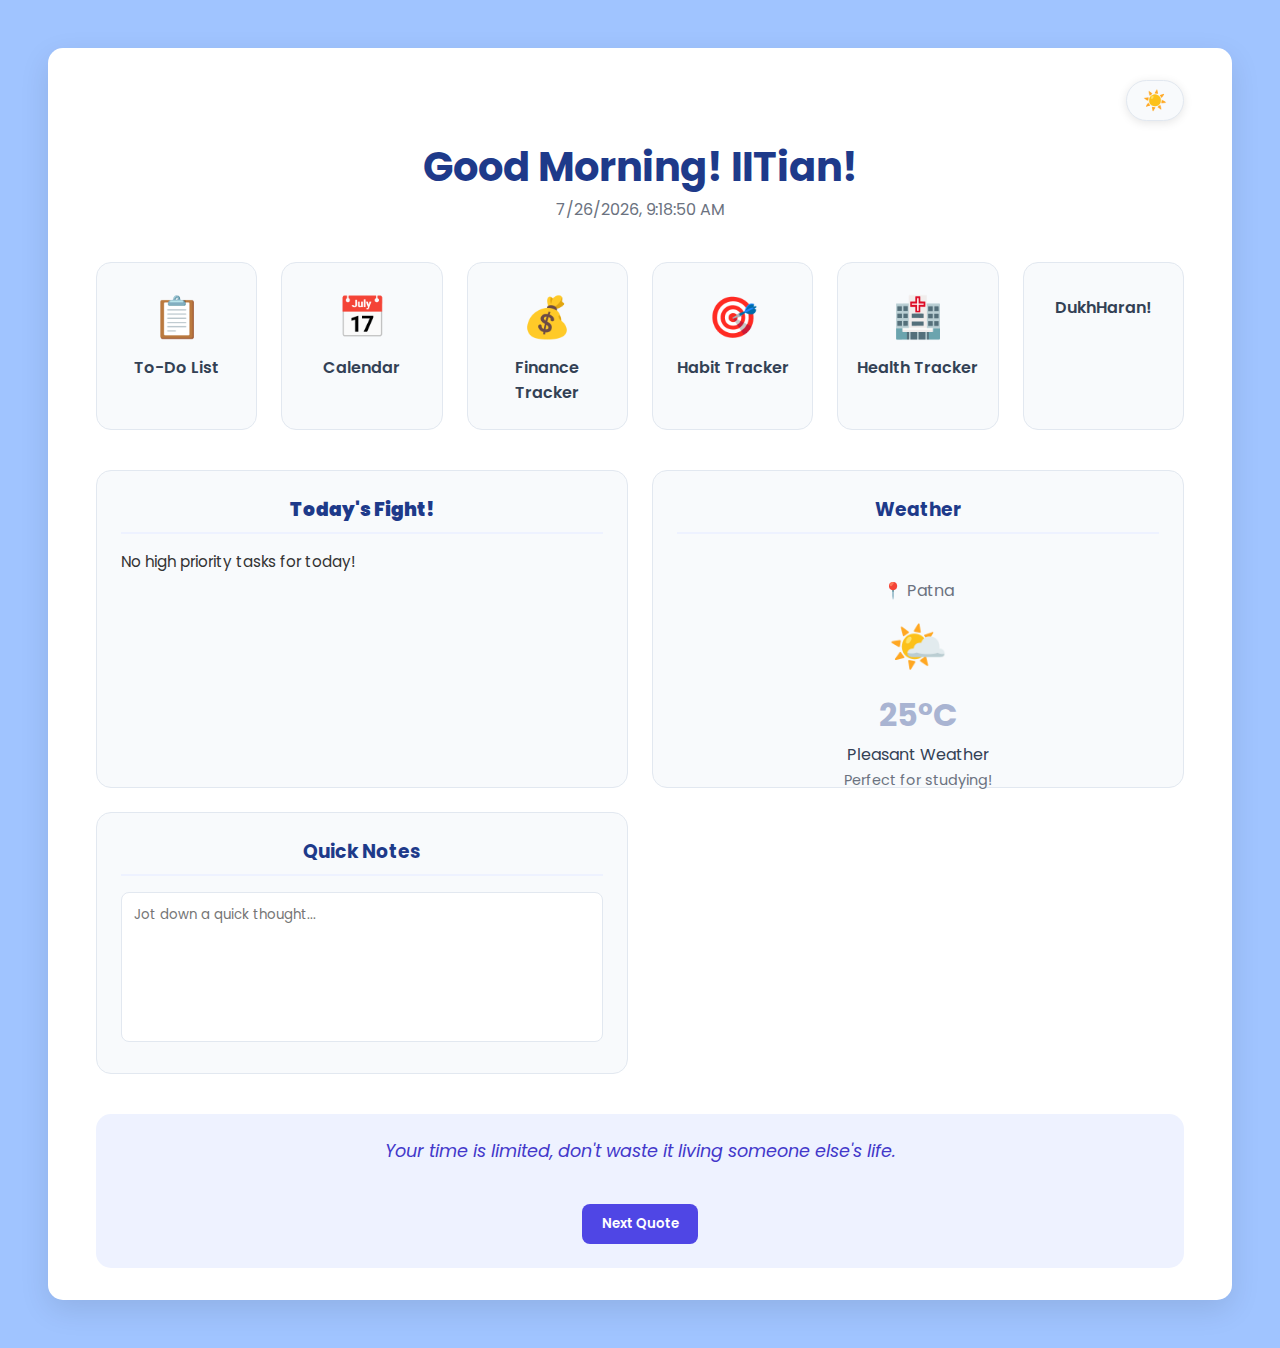
<file: index.html>
<!DOCTYPE html>
<html lang="en">
<head>
    <meta charset="UTF-8">
    <meta name="viewport" content="width=device-width, initial-scale=1.0">
    <title>Home - Productivity Hub</title>
    
    <link rel="preconnect" href="https://fonts.googleapis.com">
    <link rel="preconnect" href="https://fonts.gstatic.com" crossorigin>
    <link href="https://fonts.googleapis.com/css2?family=Poppins:wght@400;600;700&display=swap" rel="stylesheet">

    <style>
        /* CSS RESET & BASE STYLES */
        *, *::before, *::after {
            box-sizing: border-box;
            margin: 0;
            padding: 0;
        }

        body {
            font-family: 'Poppins', sans-serif;
            background-color: #a0c4ff; /* Outer frame color */
            color: #333;
            min-height: 110vh;
            display: flex;
            justify-content: center;
            align-items: center;
            padding: 3rem;
        }

        /* MAIN LAYOUT */
        .content-body {
            width: 100%;
            max-width: 1300px;
            background-color: #ffffff;
            border-radius: 15px;
            padding: 2rem 3rem;
            box-shadow: 0 10px 30px rgba(0, 0, 0, 0.1);
            animation: fadeIn 0.5s ease-out;
        }

        @keyframes fadeIn {
            from { opacity: 0; transform: scale(0.98); }
            to { opacity: 1; transform: scale(1); }
        }

        /* WELCOME BANNER */
        .welcome-banner {
            text-align: center;
            margin-bottom: 2.5rem;
            animation: slideUp 0.6s ease-out;
        }

        .welcome-banner h1 {
            font-size: 2.5rem;
            font-weight: 700;
            color: #1e3a8a; /* A nice deep blue */
        }

        .welcome-banner p {
            font-size: 1rem;
            color: #6b7280;
        }

        /* NAVIGATION GRID */
        .nav-grid {
            display: grid;
            grid-template-columns: repeat(auto-fit, minmax(150px, 1fr));
            gap: 1.5rem;
            margin-bottom: 2.5rem;
            animation: slideUp 0.7s ease-out;
        }

        .nav-card {
            background-color: #f8fafc;
            border: 1px solid #e2e8f0;
            border-radius: 15px;
            padding: 1.5rem 1rem;
            text-align: center;
            text-decoration: none;
            color: #334155;
            transition: transform 0.2s ease, box-shadow 0.2s ease;
        }

        .nav-card:hover {
            transform: translateY(-5px);
            box-shadow: 0 8px 20px rgba(160, 196, 255, 0.7);
        }

        .nav-card .icon {
            font-size: 2.5rem;
            margin-bottom: 0.5rem;
        }

        .nav-card span {
            font-weight: 600;
        }

        /* DASHBOARD GRID FOR NEW SECTIONS */
        .dashboard-grid {
            display: grid;
            grid-template-columns: 1fr 1fr; /* Two equal columns */
            gap: 1.5rem;
            margin-bottom: 2.5rem;
            animation: slideUp 0.8s ease-out;
        }

        .dashboard-card {
            background-color: #f8fafc;
            border: 1px solid #e2e8f0;
            border-radius: 15px;
            padding: 1.5rem;
        }

        .dashboard-card h3 {
            margin-bottom: 1rem;
            color: #1e3a8a;
            border-bottom: 2px solid #eef2ff;
            padding-bottom: 0.5rem;
            text-align: center; /* Centered the heading text */
        }

        /* Today's Focus List */
        #today-focus ul {
            list-style: none;
        }

        #today-focus li {
            display: flex;
            align-items: center;
            margin-bottom: 0.5rem;
            font-size: 0.95rem;
            justify-content: space-between; /* To push buttons to the right */
            padding-right: 10px; /* Add some padding for the buttons */
        }

        #today-focus .task-content {
            display: flex;
            align-items: center;
            flex-grow: 1; /* Allow content to take available space */
        }

        #today-focus input[type="checkbox"] {
            margin-right: 0.75rem;
            width: 18px;
            height: 18px;
            cursor: pointer;
        }

        #today-focus label {
            color: #334155;
            flex-grow: 1;
            cursor: pointer;
        }

        #today-focus input[type="checkbox"]:checked + label {
            text-decoration: line-through;
            color: #94a3b8;
        }

        #today-focus .task-actions {
            display: flex;
            gap: 5px;
        }

        #today-focus .task-actions button {
            background: none;
            border: none;
            cursor: pointer;
            font-size: 1rem;
            padding: 5px;
            border-radius: 5px;
            transition: background-color 0.2s ease;
        }

        #today-focus .task-actions button:hover {
            background-color: #e2e8f0;
        }
        
        #today-focus .complete-btn {
            color: #10b981;
        }
        #today-focus .delete-btn {
            color: #ef4444;
        }

        /* Weather Card Styling */
        #weather-card .weather-details {
            display: flex;
            flex-direction: column;
            align-items: center; /* Centered horizontally */
            justify-content: center; /* Centered vertically */
            text-align: center;
            height: 100%; /* Ensure it takes full height of the card */
        }

        #weather-card .location-info {
            display: flex;
            align-items: center;
            margin-bottom: 0.5rem;
            color: #6b7280; /* Adjust color for visibility */
        }

        #weather-card .weather-icon {
            font-size: 3rem; /* Larger icon */
            margin-bottom: 0.5rem;
        }

        #weather-card .temperature {
            font-size: 2rem;
            font-weight: 700;
            color: #a9b4d2;
            margin-bottom: 0.2rem;
        }

        #weather-card .weather-description {
            font-size: 1rem;
            color: #334155;
            text-transform: capitalize;
            margin-bottom: 0.2rem;
        }

        #weather-card .feels-like {
            font-size: 0.9rem;
            color: #6b7280;
        }


        /* Quick Notes Textarea */
        #quick-notes textarea {
            width: 100%;
            height: 150px;
            border: 1px solid #e2e8f0;
            border-radius: 8px;
            padding: 0.75rem;
            font-family: 'Poppins', sans-serif;
            background-color: #fff;
            resize: none; /* Disables resizing */
        }

        /* Make the new grid responsive */
        @media (max-width: 768px) {
            .dashboard-grid {
                grid-template-columns: 1fr; /* Stack on mobile */
            }
        }

        /* MOTIVATIONAL QUOTE CONTAINER */
        .quote-container {
            background-color: #eef2ff; /* Light lavender background */
            border-radius: 15px;
            padding: 1.5rem 2rem;
            text-align: center;
            animation: slideUp 0.8s ease-out;
        }

        .quote-container blockquote p {
            font-size: 1.1rem;
            font-style: italic;
            color: #4338ca;
            margin-bottom: 1rem;
            min-height: 50px; /* Prevents layout shift */
        }

        #next-quote-btn {
            background-color: #4f46e5;
            color: white;
            border: none;
            border-radius: 8px;
            padding: 0.6rem 1.2rem;
            font-family: 'Poppins', sans-serif;
            font-weight: 600;
            cursor: pointer;
            transition: background-color 0.2s ease;
        }
        
        #next-quote-btn:hover {
            background-color: #3730a3;
        }

        /* THEME TOGGLE */
        .header-top {
            display: flex;
            justify-content: flex-end;
            margin-bottom: 1rem;
        }

        .theme-toggle {
            position: relative;
        }

        .theme-btn {
            background-color: #f8fafc;
            border: 1px solid #e2e8f0;
            border-radius: 25px;
            padding: 0.5rem 1rem;
            cursor: pointer;
            font-size: 1.2rem;
            transition: all 0.3s ease;
            display: flex;
            align-items: center;
            gap: 0.5rem;
            box-shadow: 0 2px 10px rgba(0, 0, 0, 0.1);
        }

        .theme-btn:hover {
            transform: translateY(-2px);
            box-shadow: 0 4px 20px rgba(0, 0, 0, 0.15);
        }

        .theme-btn .moon-icon {
            display: none;
        }

        /* DARK MODE STYLES */
        [data-theme="dark"] {
            background-color: #1e293b;
        }

        [data-theme="dark"] .content-body {
            background-color: #334155;
            color: #e2e8f0;
            box-shadow: 0 10px 30px rgba(0, 0, 0, 0.3);
        }

        [data-theme="dark"] .welcome-banner h1 {
            color: #60a5fa;
        }

        [data-theme="dark"] .welcome-banner p {
            color: #94a3b8;
        }

        [data-theme="dark"] .nav-card {
            background-color: #475569;
            border-color: #64748b;
            color: #e2e8f0;
        }

        [data-theme="dark"] .nav-card:hover {
            background-color: #526074;
            box-shadow: 0 8px 20px rgba(96, 165, 250, 0.3);
        }

        [data-theme="dark"] .dashboard-card {
            background-color: #475569;
            border-color: #64748b;
            color: #e2e8f0;
        }

        [data-theme="dark"] .dashboard-card h3 {
            color: #60a5fa;
            border-bottom-color: #475569;
        }

        [data-theme="dark"] #today-focus label {
            color: #cbd5e1;
        }

        [data-theme="dark"] #today-focus input[type="checkbox"]:checked + label {
            color: #64748b;
        }
        [data-theme="dark"] #today-focus .task-actions button:hover {
            background-color: #64748b;
        }


        [data-theme="dark"] #quick-notes textarea {
            background-color: #1e293b;
            border-color: #475569;
            color: #e2e8f0;
        }

        [data-theme="dark"] #quick-notes textarea::placeholder {
            color: #94a3b8;
        }

        [data-theme="dark"] #weather-card .location-info,
        [data-theme="dark"] #weather-card .weather-description,
        [data-theme="dark"] #weather-card .feels-like {
            color: #cbd5e1;
        }

        [data-theme="dark"] #weather-card .temperature {
            color: #60a5fa;
        }


        [data-theme="dark"] .quote-container {
            background-color: #475569;
            border: 1px solid #64748b;
        }

        [data-theme="dark"] .quote-container blockquote p {
            color: #a5b4fc;
        }

        [data-theme="dark"] #next-quote-btn {
            background-color: #3b82f6;
        }

        [data-theme="dark"] #next-quote-btn:hover {
            background-color: #2563eb;
        }

        [data-theme="dark"] .theme-btn {
            background-color: #475569;
            border-color: #64748b;
            color: #e2e8f0;
        }

        [data-theme="dark"] .theme-btn .sun-icon {
            display: none;
        }

        [data-theme="dark"] .theme-btn .moon-icon {
            display: inline;
        }

        /* SMOOTH TRANSITIONS FOR THEME CHANGE */
        *, *::before, *::after {
            transition: background-color 0.3s ease, color 0.3s ease, border-color 0.3s ease;
        }

        .content-body, .nav-card, .dashboard-card, .quote-container, .theme-btn, #quick-notes textarea {
            transition: background-color 0.3s ease, color 0.3s ease, border-color 0.3s ease, box-shadow 0.3s ease;
        }

        /* RESPONSIVE DESIGN */
        @media (max-width: 768px) {
            body {
                padding: 1rem;
            }
            .content-body {
                padding: 1.5rem;
            }
            .welcome-banner h1 {
                font-size: 2rem;
            }
            .nav-grid {
                grid-template-columns: 1fr 1fr; /* 2 cards per row on mobile-ansh */
            }
        }
    </style>
</head>
<body>

    <main class="content-body">

        <header class="welcome-banner">
            <div class="header-top">
                <div class="theme-toggle">
                    <button id="theme-toggle-btn" class="theme-btn">
                        <span class="sun-icon">☀️</span>
                        <span class="moon-icon">🌙</span>
                    </button>
                </div>
            </div>
            <h1 id="greeting"></h1>
            <p id="datetime"></p>
        </header>

        <nav class="nav-grid">
            <a href="todo.html" class="nav-card">
                <div class="icon">📋</div>
                <span>To-Do List</span>
            </a>
            <a href="calendar.html" class="nav-card">
                <div class="icon">📅</div>
                <span>Calendar</span>
            </a>
            <a href="finance.html" class="nav-card">
                <div class="icon">💰</div>
                <span>Finance Tracker</span>
            </a>
            <a href="habit.html" class="nav-card">
                <div class="icon">🎯</div>
                <span>Habit Tracker</span>
            </a>
            <a href="health.html" class="nav-card">
                <div class="icon">🏥</div>
                <span>Health Tracker</span>
            </a>

            <a href="chatbot.html" class="nav-card">
                <div class="icon"></div>
                <span>DukhHaran!</span>
            </a>
        </nav>
        
        <div class="dashboard-grid">
            <section class="dashboard-card" id="today-focus">
                <h3><b>Today's Fight!</b></h3>
                <ul id="highPriorityTasksList">
                    </ul>
            </section>

            <section class="dashboard-card" id="weather-card">
                <h3>Weather</h3>
                <div class="weather-details">
                    <div class="location-info" id="location">📍 Patna</div>
                    <div class="weather-icon" id="weatherIcon">☀️</div>
                    <div class="temperature" id="temperature">--°C</div>
                    <div class="weather-description" id="weatherDescription">Loading...</div>
                    <div class="feels-like" id="feelsLike">Feels like --°C</div>
                </div>
            </section>

            <section class="dashboard-card" id="quick-notes">
                <h3>Quick Notes</h3>
                <textarea placeholder="Jot down a quick thought..."></textarea>
            </section>
        </div>

        <section class="quote-container">
            <blockquote id="quote-text">
                <p>Loading your elixir...</p>
            </blockquote>
            <button id="next-quote-btn">Next Quote</button>
        </section>

    </main>

    <script>
        // Theme Toggle Functionality
        document.addEventListener('DOMContentLoaded', () => {
            const themeToggleBtn = document.getElementById('theme-toggle-btn');
            const body = document.body;
            
            // Check for saved theme preference or default to light mode
            const currentTheme = localStorage.getItem('theme') || 'light';
            body.setAttribute('data-theme', currentTheme);

            // Set initial icon based on theme
            if (currentTheme === 'dark') {
                themeToggleBtn.querySelector('.sun-icon').style.display = 'none';
                themeToggleBtn.querySelector('.moon-icon').style.display = 'inline';
            } else {
                themeToggleBtn.querySelector('.sun-icon').style.display = 'inline';
                themeToggleBtn.querySelector('.moon-icon').style.display = 'none';
            }

            // Theme toggle event listener
            themeToggleBtn.addEventListener('click', () => {
                const currentTheme = body.getAttribute('data-theme');
                const newTheme = currentTheme === 'dark' ? 'light' : 'dark';
                
                body.setAttribute('data-theme', newTheme);
                localStorage.setItem('theme', newTheme);
                
                // Toggle icons
                if (newTheme === 'dark') {
                    themeToggleBtn.querySelector('.sun-icon').style.display = 'none';
                    themeToggleBtn.querySelector('.moon-icon').style.display = 'inline';
                } else {
                    themeToggleBtn.querySelector('.sun-icon').style.display = 'inline';
                    themeToggleBtn.querySelector('.moon-icon').style.display = 'none';
                }
                
                // Add a little animation effect
                themeToggleBtn.style.transform = 'scale(0.95)';
                setTimeout(() => {
                    themeToggleBtn.style.transform = 'scale(1)';
                }, 150);
            });

            // Load and display high priority tasks
            loadHighPriorityTasks();
            // Display initial quote
            displayRandomQuote();
        });


        // Greeting and DateTime
        const greetingElement = document.getElementById('greeting');
        const datetimeElement = document.getElementById('datetime');

        function updateGreetingAndDateTime() {
            const now = new Date();
            const hours = now.getHours();
            let greeting;

            if (hours < 12) {
                greeting = "Good Morning! IITian!";
            } else if (hours < 18) {
                greeting = "Good Afternoon!Khana Khaya?";
            } else {
                greeting = "Good Evening!,IITian Ansh";
            }

            greetingElement.textContent = greeting;
            datetimeElement.textContent = now.toLocaleString();
        }

        updateGreetingAndDateTime();
        setInterval(updateGreetingAndDateTime, 1000);


/*weather script*/

        // Weather Functionality (Fixed)
        async function fetchWeather() {
            try {
                // Using a free weather API that doesn't require an  API key like weather.com
                const response = await fetch('https://api.open-meteo.com/v1/forecast?latitude=25.5941&longitude=85.1376&current_weather=true&hourly=temperature_2m,relativehumidity_2m,apparent_temperature');
                const data = await response.json();
                
                const temp = Math.round(data.current_weather.temperature);
                const weatherCode = data.current_weather.weathercode;
                
                // Weather icon mapping with time
                const weatherIcons = {
                    0: '☀️', 1: '🌤️', 2: '⛅', 3: '☁️',
                    45: '🌫️', 48: '🌫️', 51: '🌦️', 53: '🌦️', 55: '🌦️',
                    61: '🌧️', 63: '🌧️', 65: '🌧️', 80: '🌦️', 81: '🌦️', 82: '🌦️',
                    95: '⛈️', 96: '⛈️', 99: '⛈️'
                };
                
                const weatherDescriptions = {
                    0: 'Clear sky', 1: 'Mainly clear', 2: 'Partly cloudy', 3: 'Overcast',
                    45: 'Foggy', 48: 'Depositing rime fog', 51: 'Light drizzle', 53: 'Moderate drizzle', 55: 'Dense drizzle',
                    61: 'Slight rain', 63: 'Moderate rain', 65: 'Heavy rain', 80: 'Slight rain showers', 81: 'Moderate rain showers', 82: 'Violent rain showers',
                    95: 'Thunderstorm', 96: 'Thunderstorm with slight hail', 99: 'Thunderstorm with heavy hail'
                };
                
                document.getElementById("weatherIcon").textContent = weatherIcons[weatherCode] || '🌤️';
                document.getElementById("temperature").textContent = `${temp}°C`;
                document.getElementById("weatherDescription").textContent = weatherDescriptions[weatherCode] || 'Partly cloudy';
                document.getElementById("feelsLike").textContent = `Feels like ${temp}°C`;
                
            } catch (error) {
                console.error('Weather fetch error:', error);
                document.getElementById("weatherIcon").textContent = '🌤️';
                document.getElementById("temperature").textContent = '25°C';
                document.getElementById("weatherDescription").textContent = 'Pleasant weather';
                document.getElementById("feelsLike").textContent = 'Perfect for studying!';
            }
        }
        
        // Load weather on page load
        fetchWeather();
        
        // Refresh weather every 30 minutes
        setInterval(fetchWeather, 30 * 60 * 1000);
        
        // Function to load high priority tasks for Today's Focus
        function loadHighPriorityTasks() {
            let tasks = JSON.parse(localStorage.getItem('tasks')) || [];
            const highPriorityTasks = tasks.filter(task => task.priority === 'high' && !task.completed);
            const highPriorityTasksList = document.getElementById('highPriorityTasksList');
            highPriorityTasksList.innerHTML = ''; // Clear previous list

            if (highPriorityTasks.length === 0) {
                highPriorityTasksList.innerHTML = '<li>No high priority tasks for today!</li>';
                return;
            }

            highPriorityTasks.forEach(task => {
                const li = document.createElement('li');
                li.innerHTML = `
                    <div class="task-content">
                        <input type="checkbox" id="task-${task.id}" ${task.completed ? 'checked' : ''} onclick="completeTaskIndex(${task.id})">
                        <label for="task-${task.id}">${task.title}</label>
                    </div>
                    <div class="task-actions">
                        <button class="complete-btn" onclick="completeTaskIndex(${task.id})">✓</button>
                        <button class="delete-btn" onclick="deleteTaskIndex(${task.id})">🗑️</button>
                    </div>
                `;
                highPriorityTasksList.appendChild(li);
            });
        }

        // Function to mark a task as complete from index.html
        function completeTaskIndex(taskId) {
            let tasks = JSON.parse(localStorage.getItem('tasks')) || [];
            const taskIndex = tasks.findIndex(t => t.id === taskId);
            if (taskIndex > -1) {
                tasks[taskIndex].completed = true;
                tasks[taskIndex].completedAt = new Date().toISOString();
                localStorage.setItem('tasks', JSON.stringify(tasks));
                loadHighPriorityTasks(); // Re-render the list
                // Optionally, notify todo.html to update its view if it's open
                if (window.opener && typeof window.opener.taskManager !== 'undefined') {
                    window.opener.taskManager.renderTasks();
                    window.opener.taskManager.updateStatistics();
                }
            }
        }

        // Function to delete a task from index.html
        function deleteTaskIndex(taskId) {
            let tasks = JSON.parse(localStorage.getItem('tasks')) || [];
            tasks = tasks.filter(t => t.id !== taskId);
            localStorage.setItem('tasks', JSON.stringify(tasks));
            loadHighPriorityTasks(); // Re-render the list
            // Optionally, notify todo.html to update its view if it's open
            if (window.opener && typeof window.opener.taskManager !== 'undefined') {
                window.opener.taskManager.renderTasks();
                window.opener.taskManager.updateStatistics();
            }
        }

        // Motivational Quotes Functionality
        const quotes = [
            "The best way to predict the future is to create it.",
            "Your time is limited, don't waste it living someone else's life.",
            "The only way to do great work is to love what you do.",
            "Believe you can and you're halfway there.",
            "The future belongs to those who believe in the beauty of their dreams.",
            "It always seems impossible until it's done.",
            "Success is not final, failure is not fatal: it is the courage to continue that counts.",
            "The mind is everything. What you think you become.",
            "Strive not to be a success, but rather to be of value.",
            "The secret of getting ahead is getting started."
        ];

        const quoteTextElement = document.querySelector('#quote-text p');
        const nextQuoteBtn = document.getElementById('next-quote-btn');
        let currentQuoteIndex = 0; // To cycle through quotes, or use random for truly random

        function displayRandomQuote() {
            // Option 1: Display a random quote
            const randomIndex = Math.floor(Math.random() * quotes.length);
            quoteTextElement.textContent = quotes[randomIndex];

            // Option 2: Cycle through quotes (uncomment below and comment out Option 1)
            // quoteTextElement.textContent = quotes[currentQuoteIndex];
            // currentQuoteIndex = (currentQuoteIndex + 1) % quotes.length;
        }

        // Event listener for the "Next Quote" button
        nextQuoteBtn.addEventListener('click', displayRandomQuote);

    </script>
</body>
</html>
</file>
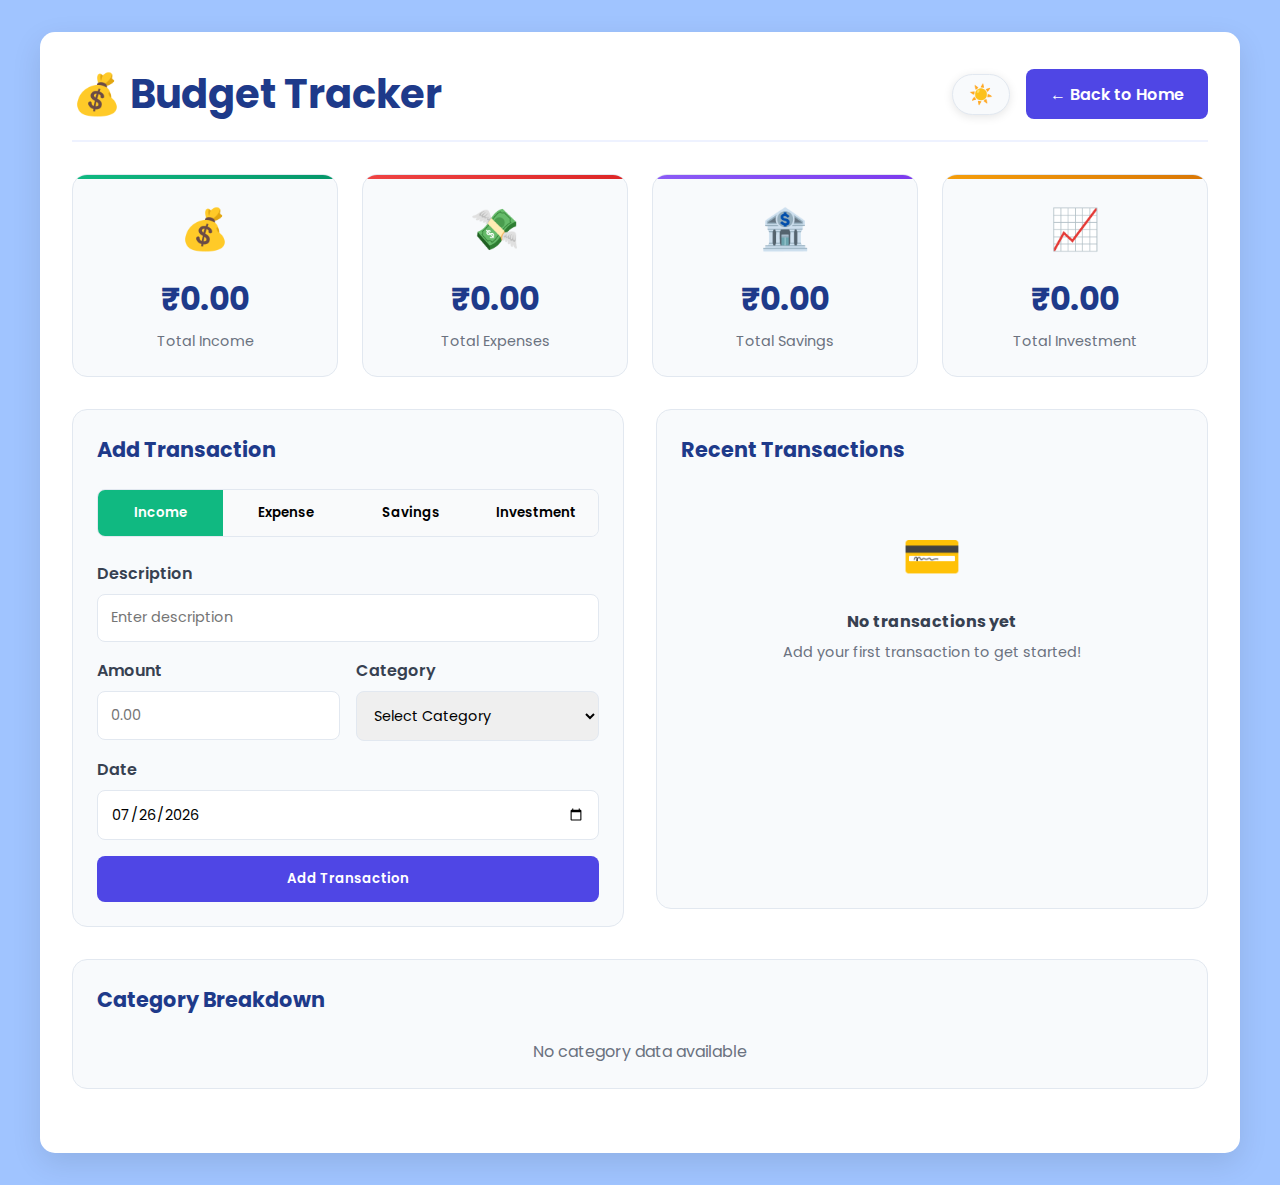
<file: budget.html>
<!DOCTYPE html>
<html lang="en">
<head>
    <meta charset="UTF-8">
    <meta name="viewport" content="width=device-width, initial-scale=1.0">
    <title>Budget Tracker - Productivity Hub</title>
    
    <link rel="preconnect" href="https://fonts.googleapis.com">
    <link rel="preconnect" href="https://fonts.gstatic.com" crossorigin>
    <link href="https://fonts.googleapis.com/css2?family=Poppins:wght@400;600;700&display=swap" rel="stylesheet">

    <link rel="stylesheet" href="stylebudget.css">
</head>
<body>

    <main class="content-body">
        <header class="header">
            <h1>💰 Budget Tracker</h1>
            <div class="header-actions">
                <button id="theme-toggle" class="theme-toggle">
                    <span class="sun-icon">☀️</span>
                    <span class="moon-icon">🌙</span>
                </button>
                <a href="index.html" class="back-btn">← Back to Home</a>
            </div>
        </header>

        <!-- Summary Cards -->
        <div class="summary-cards">
            <div class="summary-card income">
                <div class="summary-icon">💰</div>
                <div class="summary-amount" id="totalIncome">₹0</div>
                <div class="summary-label">Total Income</div>
            </div>
            <div class="summary-card expense">
                <div class="summary-icon">💸</div>
                <div class="summary-amount" id="totalExpense">₹0</div>
                <div class="summary-label">Total Expenses</div>
            </div>
            <div class="summary-card savings">
                <div class="summary-icon">🏦</div>
                <div class="summary-amount" id="totalSavings">₹0</div>
                <div class="summary-label">Total Savings</div>
            </div>
            <div class="summary-card investment">
                <div class="summary-icon">📈</div>
                <div class="summary-amount" id="totalInvestment">₹0</div>
                <div class="summary-label">Total Investment</div>
            </div>
        </div>

        <!-- Main Content -->
        <div class="main-content">
            <!-- Transaction Form -->
            <section class="transaction-form">
                <h3>Add Transaction</h3>
                
                <div class="transaction-tabs">
                    <button class="tab-btn income active" data-type="income">Income</button>
                    <button class="tab-btn expense" data-type="expense">Expense</button>
                    <button class="tab-btn savings" data-type="savings">Savings</button>
                    <button class="tab-btn investment" data-type="investment">Investment</button>
                </div>

                <form id="transactionForm">
                    <div class="form-group">
                        <label for="description">Description</label>
                        <input type="text" id="description" placeholder="Enter description" required>
                    </div>
                    
                    <div class="form-row">
                        <div class="form-group">
                            <label for="amount">Amount</label>
                            <input type="number" id="amount" placeholder="0.00" step="0.01" required>
                        </div>
                        <div class="form-group">
                            <label for="category">Category</label>
                            <select id="category" required>
                                <option value="">Select Category</option>
                                <!-- Categories will be populated by JavaScript -->
                            </select>
                        </div>
                    </div>
                    
                    <div class="form-group">
                        <label for="date">Date</label>
                        <input type="date" id="date" required>
                    </div>
                    
                    <button type="submit" class="submit-btn" id="submitBtn">Add Transaction</button>
                </form>
            </section>

            <!-- Recent Transactions -->
            <section class="recent-transactions">
                <h3>Recent Transactions</h3>
                <div id="transactionsList">
                    <div class="empty-state">
                        <div class="icon">💳</div>
                        <h4>No transactions yet</h4>
                        <p>Add your first transaction to get started!</p>
                    </div>
                </div>
            </section>
        </div>

        <!-- Categories Section -->
        <section class="categories-section">
            <h3>Category Breakdown</h3>
            <div class="category-breakdown" id="categoryBreakdown">
                <!-- Categories will be populated by JavaScript -->
            </div>
        </section>
    </main>

    <script src="scriptbudget.js"></script>
</body>
</html>
</file>
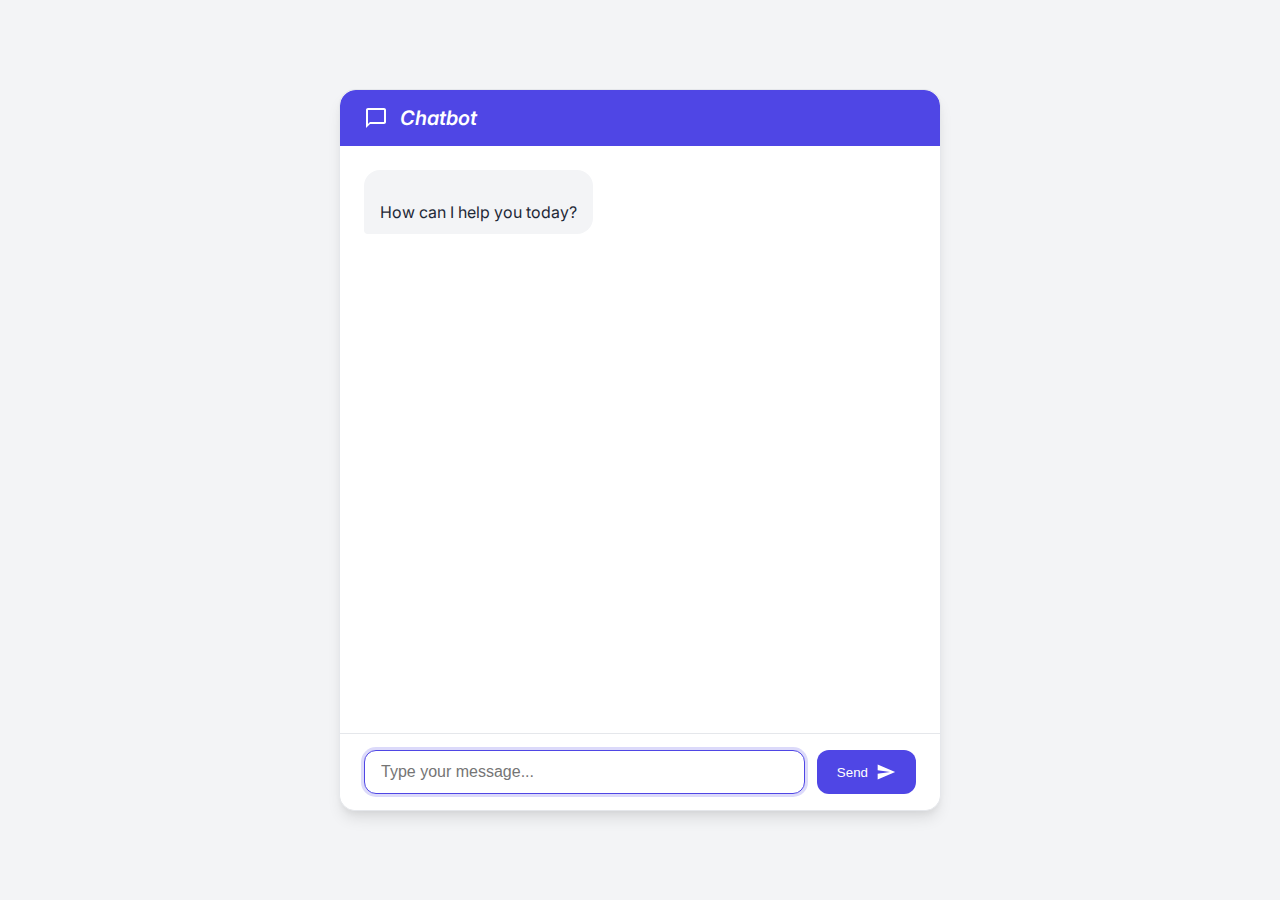
<file: chatbot.html>
<!DOCTYPE html>
<html lang="en">
<head>
  <meta charset="UTF-8" />
  <meta name="viewport" content="width=device-width, initial-scale=1.0" />
  <title>AI Chatbot</title>
  <style>
    body {
      font-family: 'Inter', sans-serif;
      background-color: #f3f4f6;
      display: flex;
      justify-content: center;
      align-items: center;
      min-height: 100vh;
      margin: 0;
      padding: 20px;
      box-sizing: border-box;
    }

    .chat-container {
      display: flex;
      flex-direction: column;
      width: 100%;
      max-width: 600px;
      height: 80vh;
      background-color: #ffffff;
      border-radius: 1rem;
      box-shadow: 0 10px 15px -3px rgba(0, 0, 0, 0.1),
        0 4px 6px -2px rgba(0, 0, 0, 0.05);
      overflow: hidden;
      border: 1px solid #e5e7eb;
    }

    .chat-header {
      background-color: #4f46e5;
      color: #ffffff;
      padding: 1rem 1.5rem;
      font-size: 1.25rem;
      font-weight: 600;
      border-top-left-radius: 1rem;
      border-top-right-radius: 1rem;
      display: flex;
      align-items: center;
      gap: 0.75rem;
    }

    .chat-header svg {
      fill: currentColor;
      width: 1.5rem;
      height: 1.5rem;
    }

    .chat-messages {
      flex-grow: 1;
      padding: 1.5rem;
      overflow-y: auto;
      display: flex;
      flex-direction: column;
      gap: 1rem;
      scroll-behavior: smooth;
    }

    .message-bubble {
      max-width: 80%;
      padding: 0.75rem 1rem;
      border-radius: 1rem;
      word-wrap: break-word;
    }

    .user-message {
      background-color: #e0e7ff;
      align-self: flex-end;
      color: #1f2937;
      border-bottom-right-radius: 0.25rem;
    }

    .ai-message {
      background-color: #f3f4f6;
      align-self: flex-start;
      color: #1f2937;
      border-bottom-left-radius: 0.25rem;
    }

    .loading-indicator {
      align-self: flex-start;
      padding: 0.75rem 1rem;
      border-radius: 1rem;
      background-color: #f3f4f6;
      color: #4b5563;
      font-style: italic;
      animation: pulse 1.5s infinite;
    }

    @keyframes pulse {
      0% { opacity: 0.7; }
      50% { opacity: 1; }
      100% { opacity: 0.7; }
    }

    .chat-input-area {
      display: flex;
      padding: 1rem 1.5rem;
      border-top: 1px solid #e5e7eb;
      background-color: #ffffff;
      gap: 0.75rem;
      border-bottom-left-radius: 1rem;
      border-bottom-right-radius: 1rem;
    }

    .chat-input {
      flex-grow: 1;
      padding: 0.75rem 1rem;
      border: 1px solid #d1d5db;
      border-radius: 0.75rem;
      outline: none;
      font-size: 1rem;
      color: #1f2937;
      transition: border-color 0.2s ease-in-out;
    }

    .chat-input:focus {
      border-color: #4f46e5;
      box-shadow: 0 0 0 3px rgba(79, 70, 229, 0.2);
    }

    .send-button {
      background-color: #4f46e5;
      color: #ffffff;
      padding: 0.75rem 1.25rem;
      border-radius: 0.75rem;
      border: none;
      cursor: pointer;
      font-weight: 500;
      transition: background-color 0.2s ease-in-out, transform 0.1s ease-in-out;
      display: flex;
      align-items: center;
      justify-content: center;
      gap: 0.5rem;
    }

    .send-button:hover {
      background-color: #4338ca;
      transform: translateY(-1px);
    }

    .send-button:active {
      transform: translateY(0);
      background-color: #3730a3;
    }

    .send-button:disabled {
      background-color: #9ca3af;
      cursor: not-allowed;
      transform: none;
    }

    @media (max-width: 768px) {
      .chat-container {
        height: 95vh;
        border-radius: 0;
        box-shadow: none;
      }

      body {
        padding: 0;
      }

      .chat-header {
        border-radius: 0;
      }

      .chat-input-area {
        border-radius: 0;
      }
    }
  </style>
  <link href="https://fonts.googleapis.com/css2?family=Inter:wght@400;500;600;700&display=swap" rel="stylesheet">
</head>
<body>
  <div class="chat-container">
    <div class="chat-header">
      <svg xmlns="http://www.w3.org/2000/svg" viewBox="0 0 24 24" width="24" height="24">
        <path d="M20 2H4c-1.1 0-2 .9-2 2v18l4-4h14c1.1 0 2-.9 2-2V4c0-1.1-.9-2-2-2zm0 14H6l-2 2V4h16v12z"/>
      </svg>
      <i>Chatbot</i>
    </div>

    <div class="chat-messages" id="chat-messages">
      <div class="ai-message message-bubble"><br>How can I help you today?</div>
    </div>

    <div class="chat-input-area">
      <input type="text" id="user-input" class="chat-input" placeholder="Type your message...">
      <button id="send-button" class="send-button">
        Send
        <svg xmlns="http://www.w3.org/2000/svg" viewBox="0 0 24 24" width="20" height="20" fill="currentColor">
          <path d="M2.01 21L23 12 2.01 3 2 10l15 2-15 2z"/>
        </svg>
      </button>
    </div>
  </div>

  <script>
    const chatMessages = document.getElementById('chat-messages');
    const userInput = document.getElementById('user-input');
    const sendButton = document.getElementById('send-button');

    function addMessage(text, sender) {
      const messageDiv = document.createElement('div');
      messageDiv.classList.add('message-bubble');
      messageDiv.classList.add(sender === 'user' ? 'user-message' : 'ai-message');
      messageDiv.textContent = text;
      chatMessages.appendChild(messageDiv);
      chatMessages.scrollTop = chatMessages.scrollHeight;
    }

    function showLoadingIndicator() {
      const loadingDiv = document.createElement('div');
      loadingDiv.id = 'loading-indicator';
      loadingDiv.classList.add('loading-indicator');
      loadingDiv.textContent = 'Typing...';
      chatMessages.appendChild(loadingDiv);
      chatMessages.scrollTop = chatMessages.scrollHeight;
    }

    function removeLoadingIndicator() {
      const loadingDiv = document.getElementById('loading-indicator');
      if (loadingDiv) loadingDiv.remove();
    }

    async function sendMessage() {
      const message = userInput.value.trim();
      if (!message) return;

      addMessage(message, 'user');
      userInput.value = '';
      sendButton.disabled = true;
      showLoadingIndicator();

      try {
        const chatHistory = [{ role: "user", parts: [{ text: message }] }];
        const payload = { contents: chatHistory };
        const apiKey = "AIzaSyCxZCpJ0NmNRmVinTwwG3RcBYkUU-snEtQ";
        const apiUrl = `https://generativelanguage.googleapis.com/v1beta/models/gemini-2.0-flash:generateContent?key=${apiKey}`;

        const response = await fetch(apiUrl, {
          method: 'POST',
          headers: { 'Content-Type': 'application/json' },
          body: JSON.stringify(payload)
        });

        if (!response.ok) {
          const errorData = await response.json();
          throw new Error(`API request failed: ${errorData.error?.message || 'Unknown error'}`);
        }

        const result = await response.json();
        removeLoadingIndicator();

        const aiText = result?.candidates?.[0]?.content?.parts?.[0]?.text;
        if (aiText) {
          addMessage(aiText, 'ai');
        } else {
          addMessage("Sorry, I couldn't get a response from Gemini. Please try again.", 'ai');
        }

      } catch (error) {
        removeLoadingIndicator();
        addMessage("Oops! Something went wrong. Try again later.", 'ai');
        console.error("Error:", error);
      } finally {
        sendButton.disabled = false;
        userInput.focus();
      }
    }

    sendButton.addEventListener('click', sendMessage);
    userInput.addEventListener('keypress', (e) => {
      if (e.key === 'Enter') sendMessage();
    });

    window.onload = () => userInput.focus();
  </script>
</body>
</html>
</file>
<file: stylebudget.css>
/* CSS RESET & BASE STYLES */
        *, *::before, *::after {
            box-sizing: border-box;
            margin: 0;
            padding: 0;
            transition: background-color 0.3s ease, color 0.3s ease, border-color 0.3s ease;
        }

        body {
            font-family: 'Poppins', sans-serif;
            background-color: #a0c4ff;
            color: #333;
            min-height: 100vh;
            display: flex;
            justify-content: center;
            align-items: flex-start;
            padding: 2rem;
        }

        .content-body {
            width: 100%;
            max-width: 1200px;
            background-color: #ffffff;
            border-radius: 15px;
            padding: 2rem;
            box-shadow: 0 10px 30px rgba(0, 0, 0, 0.1);
            animation: fadeIn 0.5s ease-out;
        }

        @keyframes fadeIn {
            from { opacity: 0; transform: scale(0.98); }
            to { opacity: 1; transform: scale(1); }
        }

        /* HEADER */
        .header {
            display: flex;
            justify-content: space-between;
            align-items: center;
            margin-bottom: 2rem;
            padding-bottom: 1rem;
            border-bottom: 2px solid #eef2ff;
        }

        .header h1 {
            font-size: 2.5rem;
            font-weight: 700;
            color: #1e3a8a;
        }

        .header-actions {
            display: flex;
            align-items: center;
            gap: 1rem;
        }

        .theme-toggle {
            background-color: #f8fafc;
            border: 1px solid #e2e8f0;
            border-radius: 25px;
            padding: 0.5rem 1rem;
            cursor: pointer;
            font-size: 1.2rem;
            transition: all 0.3s ease;
            display: flex;
            align-items: center;
            gap: 0.5rem;
            box-shadow: 0 2px 10px rgba(0, 0, 0, 0.1);
        }

        .theme-toggle:hover {
            transform: translateY(-2px);
            box-shadow: 0 4px 20px rgba(0, 0, 0, 0.15);
        }

        .theme-toggle .moon-icon {
            display: none;
        }

        .back-btn {
            background-color: #4f46e5;
            color: white;
            border: none;
            border-radius: 8px;
            padding: 0.8rem 1.5rem;
            font-family: 'Poppins', sans-serif;
            font-weight: 600;
            cursor: pointer;
            text-decoration: none;
            transition: background-color 0.2s ease;
        }

        .back-btn:hover {
            background-color: #3730a3;
        }

        /* SUMMARY CARDS */
        .summary-cards {
            display: grid;
            grid-template-columns: repeat(auto-fit, minmax(250px, 1fr));
            gap: 1.5rem;
            margin-bottom: 2rem;
        }

        .summary-card {
            background-color: #f8fafc;
            border: 1px solid #e2e8f0;
            border-radius: 15px;
            padding: 1.5rem;
            text-align: center;
            position: relative;
            overflow: hidden;
        }

        .summary-card::before {
            content: '';
            position: absolute;
            top: 0;
            left: 0;
            right: 0;
            height: 4px;
            background: linear-gradient(90deg, #4f46e5, #10b981);
        }

        .summary-card.income::before {
            background: linear-gradient(90deg, #10b981, #059669);
        }

        .summary-card.expense::before {
            background: linear-gradient(90deg, #ef4444, #dc2626);
        }

        .summary-card.savings::before {
            background: linear-gradient(90deg, #8b5cf6, #7c3aed);
        }

        .summary-card.investment::before {
            background: linear-gradient(90deg, #f59e0b, #d97706);
        }

        .summary-icon {
            font-size: 2.5rem;
            margin-bottom: 1rem;
        }

        .summary-amount {
            font-size: 2rem;
            font-weight: 700;
            color: #1e3a8a;
            margin-bottom: 0.5rem;
        }

        .summary-label {
            font-size: 0.9rem;
            color: #6b7280;
        }

        /* MAIN CONTENT */
        .main-content {
            display: grid;
            grid-template-columns: 1fr 1fr;
            gap: 2rem;
            margin-bottom: 2rem;
        }

        /* TRANSACTION FORM */
        .transaction-form {
            background-color: #f8fafc;
            border: 1px solid #e2e8f0;
            border-radius: 15px;
            padding: 1.5rem;
        }

        .transaction-form h3 {
            color: #1e3a8a;
            margin-bottom: 1.5rem;
            font-size: 1.3rem;
        }

        .transaction-tabs {
            display: flex;
            margin-bottom: 1.5rem;
            border-radius: 8px;
            overflow: hidden;
            border: 1px solid #e2e8f0;
        }

        .tab-btn {
            flex: 1;
            padding: 0.8rem;
            background-color: #f9fafb;
            border: none;
            cursor: pointer;
            font-family: 'Poppins', sans-serif;
            font-weight: 600;
            transition: all 0.2s ease;
        }

        .tab-btn.active {
            background-color: #4f46e5;
            color: white;
        }

        .tab-btn.income.active {
            background-color: #10b981;
        }

        .tab-btn.expense.active {
            background-color: #ef4444;
        }

        .tab-btn.savings.active {
            background-color: #8b5cf6;
        }

        .tab-btn.investment.active {
            background-color: #f59e0b;
        }

        .form-group {
            margin-bottom: 1rem;
        }

        .form-group label {
            display: block;
            margin-bottom: 0.5rem;
            font-weight: 600;
            color: #374151;
        }

        .form-group input,
        .form-group select,
        .form-group textarea {
            width: 100%;
            padding: 0.8rem;
            border: 1px solid #e2e8f0;
            border-radius: 8px;
            font-family: 'Poppins', sans-serif;
            font-size: 0.9rem;
        }

        .form-row {
            display: flex;
            gap: 1rem;
        }

        .form-row .form-group {
            flex: 1;
        }

        .submit-btn {
            background-color: #4f46e5;
            color: white;
            border: none;
            border-radius: 8px;
            padding: 0.8rem 1.5rem;
            font-family: 'Poppins', sans-serif;
            font-weight: 600;
            cursor: pointer;
            width: 100%;
            transition: background-color 0.2s ease;
        }

        .submit-btn:hover {
            background-color: #3730a3;
        }

        .submit-btn.income {
            background-color: #10b981;
        }

        .submit-btn.income:hover {
            background-color: #059669;
        }

        .submit-btn.expense {
            background-color: #ef4444;
        }

        .submit-btn.expense:hover {
            background-color: #dc2626;
        }

        .submit-btn.savings {
            background-color: #8b5cf6;
        }

        .submit-btn.savings:hover {
            background-color: #7c3aed;
        }

        .submit-btn.investment {
            background-color: #f59e0b;
        }

        .submit-btn.investment:hover {
            background-color: #d97706;
        }

        /* RECENT TRANSACTIONS */
        .recent-transactions {
            background-color: #f8fafc;
            border: 1px solid #e2e8f0;
            border-radius: 15px;
            padding: 1.5rem;
            max-height: 500px;
            overflow-y: auto;
        }

        .recent-transactions h3 {
            color: #1e3a8a;
            margin-bottom: 1.5rem;
            font-size: 1.3rem;
        }

        .transaction-item {
            background-color: white;
            border-radius: 10px;
            padding: 1rem;
            margin-bottom: 1rem;
            box-shadow: 0 2px 10px rgba(0, 0, 0, 0.05);
            display: flex;
            justify-content: space-between;
            align-items: center;
        }

        .transaction-details {
            flex: 1;
        }

        .transaction-description {
            font-weight: 600;
            color: #1e3a8a;
            margin-bottom: 0.3rem;
        }

        .transaction-meta {
            font-size: 0.8rem;
            color: #6b7280;
            display: flex;
            gap: 1rem;
        }

        .transaction-amount {
            font-weight: 700;
            font-size: 1.1rem;
            display: flex;
            align-items: center;
            gap: 0.5rem;
        }

        .transaction-amount.income {
            color: #10b981;
        }

        .transaction-amount.expense {
            color: #ef4444;
        }

        .transaction-amount.savings {
            color: #8b5cf6;
        }

        .transaction-amount.investment {
            color: #f59e0b;
        }

        .delete-btn {
            background-color: #ef4444;
            color: white;
            border: none;
            border-radius: 5px;
            padding: 0.3rem 0.6rem;
            cursor: pointer;
            font-size: 0.8rem;
            transition: background-color 0.2s ease;
        }

        .delete-btn:hover {
            background-color: #dc2626;
        }

        /* CATEGORIES SECTION */
        .categories-section {
            background-color: #f8fafc;
            border: 1px solid #e2e8f0;
            border-radius: 15px;
            padding: 1.5rem;
            margin-bottom: 2rem;
        }

        .categories-section h3 {
            color: #1e3a8a;
            margin-bottom: 1.5rem;
            font-size: 1.3rem;
        }

        .category-breakdown {
            display: grid;
            grid-template-columns: repeat(auto-fit, minmax(200px, 1fr));
            gap: 1rem;
        }

        .category-item {
            background-color: white;
            border-radius: 10px;
            padding: 1rem;
            text-align: center;
            box-shadow: 0 2px 10px rgba(0, 0, 0, 0.05);
        }

        .category-icon {
            font-size: 2rem;
            margin-bottom: 0.5rem;
        }

        .category-name {
            font-weight: 600;
            color: #1e3a8a;
            margin-bottom: 0.5rem;
        }

        .category-amount {
            font-weight: 700;
            font-size: 1.2rem;
        }

        .category-amount.income {
            color: #10b981;
        }

        .category-amount.expense {
            color: #ef4444;
        }

        .category-amount.savings {
            color: #8b5cf6;
        }

        .category-amount.investment {
            color: #f59e0b;
        }

        /* RESPONSIVE DESIGN */
        @media (max-width: 768px) {
            body {
                padding: 1rem;
            }
            
            .content-body {
                padding: 1.5rem;
            }
            
            .header h1 {
                font-size: 2rem;
            }
            
            .summary-cards {
                grid-template-columns: 1fr 1fr;
            }
            
            .main-content {
                grid-template-columns: 1fr;
            }
            
            .form-row {
                flex-direction: column;
            }
        }

        /* EMPTY STATE */
        .empty-state {
            text-align: center;
            padding: 2rem;
            color: #6b7280;
        }

        .empty-state .icon {
            font-size: 3rem;
            margin-bottom: 1rem;
        }

        .empty-state h4 {
            margin-bottom: 0.5rem;
            color: #374151;
        }

        .empty-state p {
            font-size: 0.9rem;
        }

        /* DARK MODE STYLES */
        [data-theme="dark"] body {
            background-color: #1e293b;
        }

        [data-theme="dark"] .content-body {
            background-color: #334155;
            color: #e2e8f0;
            box-shadow: 0 10px 30px rgba(0, 0, 0, 0.3);
        }

        [data-theme="dark"] .header {
            border-bottom-color: #475569;
        }

        [data-theme="dark"] .header h1 {
            color: #60a5fa;
        }

        [data-theme="dark"] .theme-toggle {
            background-color: #475569;
            border-color: #64748b;
            color: #e2e8f0;
        }

        [data-theme="dark"] .theme-toggle .sun-icon {
            display: none;
        }

        [data-theme="dark"] .theme-toggle .moon-icon {
            display: inline;
        }

        [data-theme="dark"] .back-btn {
            background-color: #3b82f6;
        }

        [data-theme="dark"] .back-btn:hover {
            background-color: #2563eb;
        }

        [data-theme="dark"] .summary-card {
            background-color: #475569;
            border-color: #64748b;
            color: #e2e8f0;
        }

        [data-theme="dark"] .summary-amount {
            color: #60a5fa;
        }

        [data-theme="dark"] .summary-label {
            color: #94a3b8;
        }

        [data-theme="dark"] .transaction-form,
        [data-theme="dark"] .recent-transactions,
        [data-theme="dark"] .categories-section {
            background-color: #475569;
            border-color: #64748b;
        }

        [data-theme="dark"] .transaction-form h3,
        [data-theme="dark"] .recent-transactions h3,
        [data-theme="dark"] .categories-section h3 {
            color: #60a5fa;
        }

        [data-theme="dark"] .form-group label {
            color: #cbd5e1;
        }

        [data-theme="dark"] .form-group input,
        [data-theme="dark"] .form-group select,
        [data-theme="dark"] .form-group textarea {
            background-color: #1e293b;
            border-color: #475569;
            color: #e2e8f0;
        }

        [data-theme="dark"] .form-group input::placeholder,
        [data-theme="dark"] .form-group textarea::placeholder {
            color: #94a3b8;
        }

        [data-theme="dark"] .tab-btn {
            background-color: #334155;
            border-color: #475569;
            color: #e2e8f0;
        }

        [data-theme="dark"] .transaction-item,
        [data-theme="dark"] .category-item {
            background-color: #1e293b;
            color: #e2e8f0;
        }

        [data-theme="dark"] .transaction-description,
        [data-theme="dark"] .category-name {
            color: #60a5fa;
        }

        [data-theme="dark"] .transaction-meta {
            color: #94a3b8;
        }

        [data-theme="dark"] .empty-state {
            color: #94a3b8;
        }

        [data-theme="dark"] .empty-state h4 {
            color: #cbd5e1;
        }
</file>
